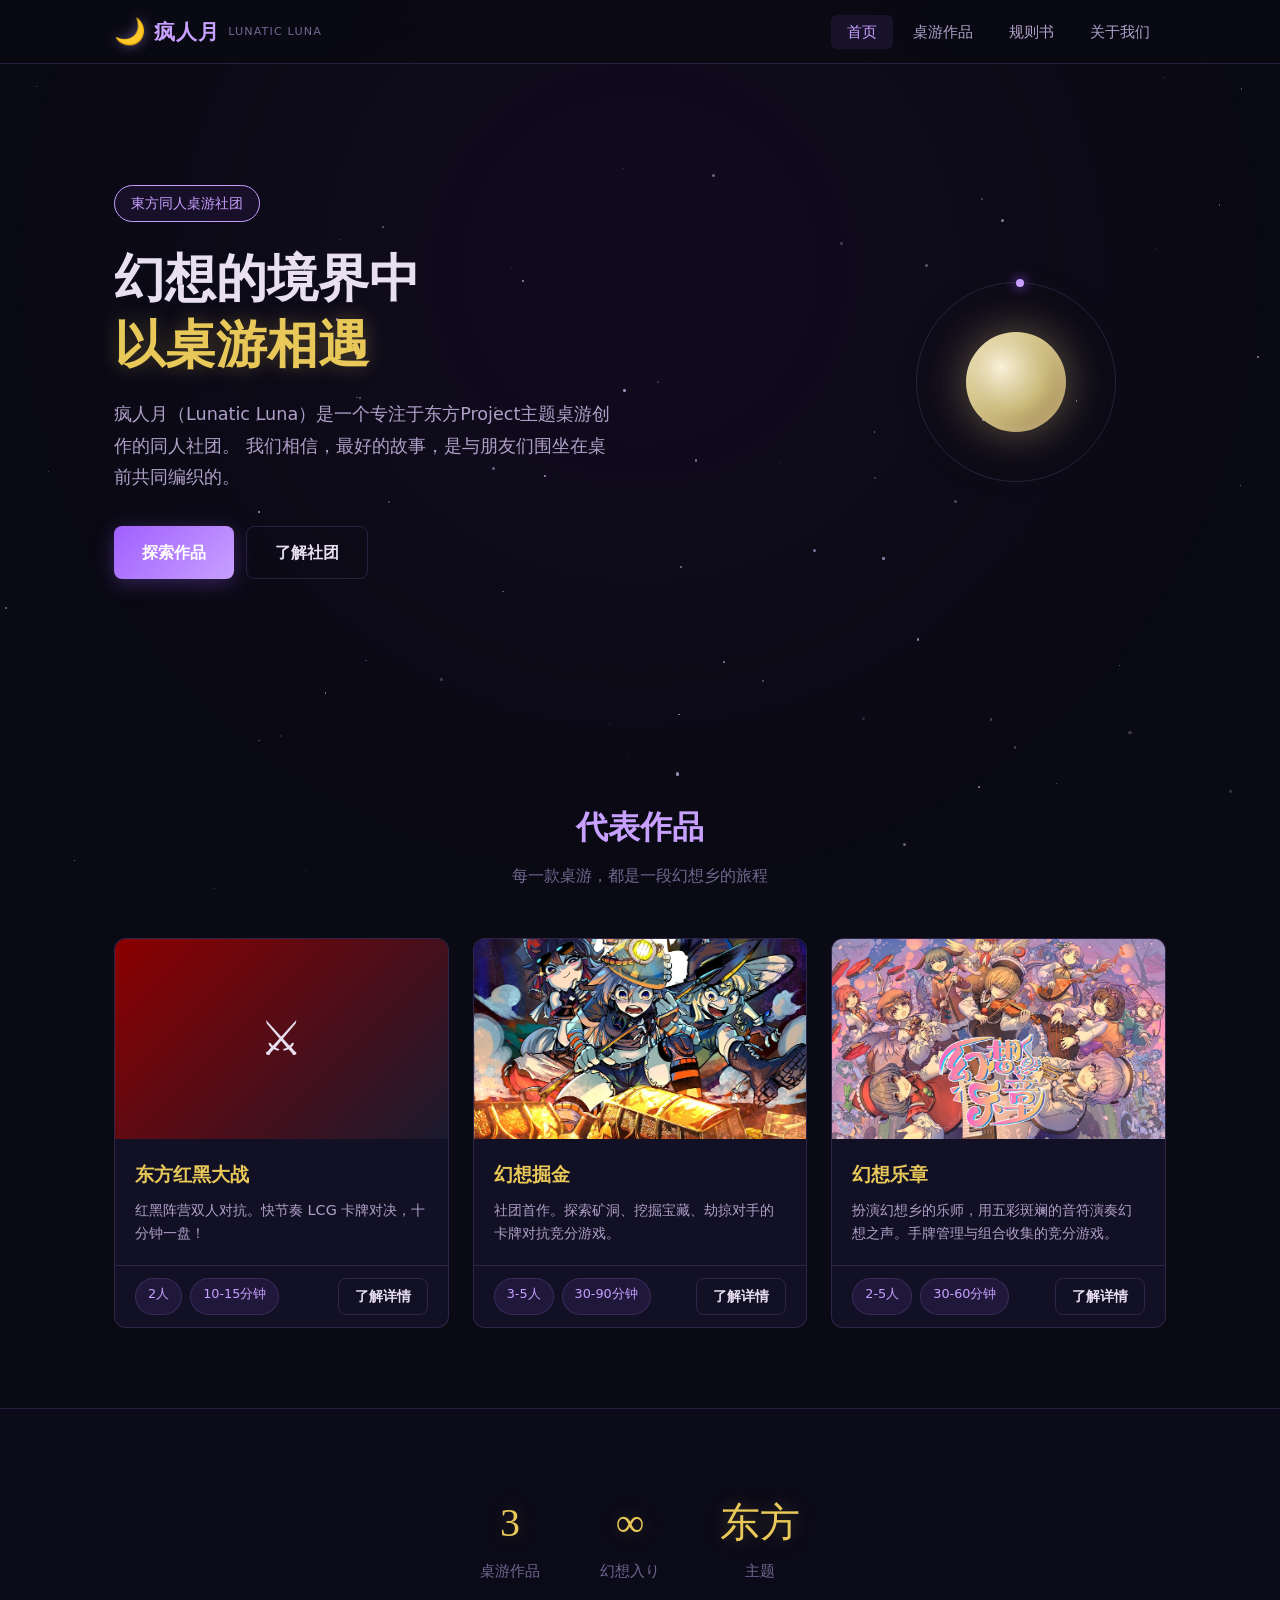
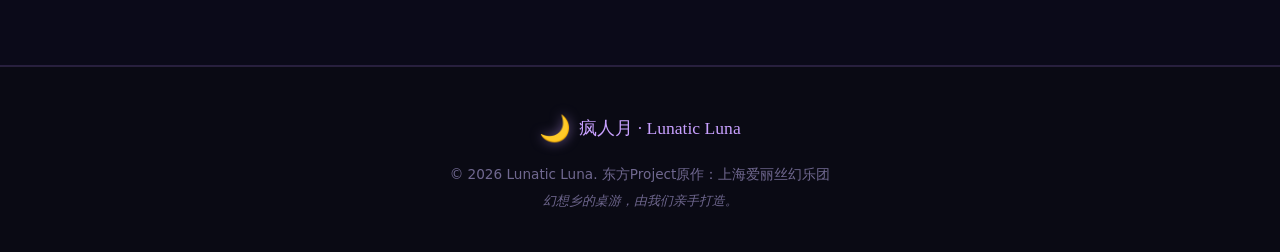
<file: index.html>
<!DOCTYPE html>
<html lang="zh-CN">
<head>
  <meta charset="UTF-8">
  <meta name="viewport" content="width=device-width, initial-scale=1.0">
  <title>疯人月 · Lunatic Luna</title>
  <meta name="description" content="疯人月同人桌游社团 · 东方Project主题桌游创作">
  <link rel="stylesheet" href="css/style.css">
  <link rel="icon" href="favicon.svg">
</head>
<body>
  <!-- 星夜背景 -->
  <div class="starfield" id="starfield"></div>

  <!-- 导航栏 -->
  <nav class="navbar" id="navbar">
    <div class="nav-inner">
      <a href="/" class="logo">
        <span class="logo-icon">🌙</span>
        <span class="logo-text">疯人月</span>
        <span class="logo-sub">Lunatic Luna</span>
      </a>
      <button class="nav-toggle" id="navToggle" aria-label="菜单">
        <span></span><span></span><span></span>
      </button>
      <ul class="nav-links" id="navLinks">
        <li><a href="/" class="active">首页</a></li>
        <li><a href="games.html">桌游作品</a></li>
        <li><a href="rules.html">规则书</a></li>
        <li><a href="about.html">关于我们</a></li>
      </ul>
    </div>
  </nav>

  <!-- Hero 主视觉 -->
  <section class="hero">
    <div class="hero-content">
      <div class="hero-badge">東方同人桌游社团</div>
      <h1 class="hero-title">
        <span class="title-line">幻想的境界中</span>
        <span class="title-line accent">以桌游相遇</span>
      </h1>
      <p class="hero-desc">
        疯人月（Lunatic Luna）是一个专注于东方Project主题桌游创作的同人社团。
        我们相信，最好的故事，是与朋友们围坐在桌前共同编织的。
      </p>
      <div class="hero-actions">
        <a href="games.html" class="btn btn-primary">探索作品</a>
        <a href="about.html" class="btn btn-ghost">了解社团</a>
      </div>
    </div>
    <div class="hero-visual">
      <div class="moon-orbit">
        <div class="moon"></div>
        <div class="orbit-ring"></div>
      </div>
    </div>
  </section>

  <!-- 作品展示 -->
  <section class="section" id="featured">
    <div class="section-header">
      <h2 class="section-title">代表作品</h2>
      <p class="section-sub">每一款桌游，都是一段幻想乡的旅程</p>
    </div>
    <div class="games-grid" id="gamesGrid">
      <div class="game-card">
        <div class="game-card-img" style="background: linear-gradient(135deg, #8b0000, #1a1a2e); display:flex;align-items:center;justify-content:center;font-size:3rem;">⚔️</div>
        <div class="game-card-body">
          <h3>东方红黑大战</h3>
          <p>红黑阵营双人对抗。快节奏 LCG 卡牌对决，十分钟一盘！</p>
        </div>
        <div class="game-card-footer">
          <span class="tag">2人</span>
          <span class="tag">10-15分钟</span>
          <a href="games.html#touhou-redblack" class="btn btn-ghost" style="margin-left:auto;">了解详情</a>
        </div>
      </div>
      <div class="game-card">
        <div class="game-card-img" style="background-image:url('assets/images/gensou-kinkin-cover.jpg');background-size:cover;background-position:center;"></div>
        <div class="game-card-body">
          <h3>幻想掘金</h3>
          <p>社团首作。探索矿洞、挖掘宝藏、劫掠对手的卡牌对抗竞分游戏。</p>
        </div>
        <div class="game-card-footer">
          <span class="tag">3-5人</span>
          <span class="tag">30-90分钟</span>
          <a href="games.html#gensou-kinkin" class="btn btn-ghost" style="margin-left:auto;">了解详情</a>
        </div>
      </div>
      <div class="game-card">
        <div class="game-card-img" style="background-image:url('assets/images/gensou-gakushou-cover.jpg');background-size:cover;background-position:center;"></div>
        <div class="game-card-body">
          <h3>幻想乐章</h3>
          <p>扮演幻想乡的乐师，用五彩斑斓的音符演奏幻想之声。手牌管理与组合收集的竞分游戏。</p>
        </div>
        <div class="game-card-footer">
          <span class="tag">2-5人</span>
          <span class="tag">30-60分钟</span>
          <a href="games.html#gensou-gakushou" class="btn btn-ghost" style="margin-left:auto;">了解详情</a>
        </div>
      </div>
    </div>
  </section>

  <!-- 社团数据 -->
  <section class="section section-dark">
    <div class="stats-row">
      <div class="stat-item">
        <span class="stat-num" data-target="3">3</span>
        <span class="stat-label">桌游作品</span>
      </div>
      <div class="stat-item">
        <span class="stat-num">∞</span>
        <span class="stat-label">幻想入り</span>
      </div>
      <div class="stat-item">
        <span class="stat-num">东方</span>
        <span class="stat-label">主题</span>
      </div>
    </div>
  </section>

  <!-- 页脚 -->
  <footer class="footer">
    <div class="footer-inner">
      <div class="footer-brand">
        <span class="logo-icon">🌙</span>
        <span>疯人月 · Lunatic Luna</span>
      </div>
      <p class="footer-copy">
        © 2026 Lunatic Luna. 东方Project原作：上海爱丽丝幻乐团
      </p>
      <p class="footer-note">幻想乡的桌游，由我们亲手打造。</p>
    </div>
  </footer>

  <script src="js/main.js"></script>
</body>
</html>
</file>
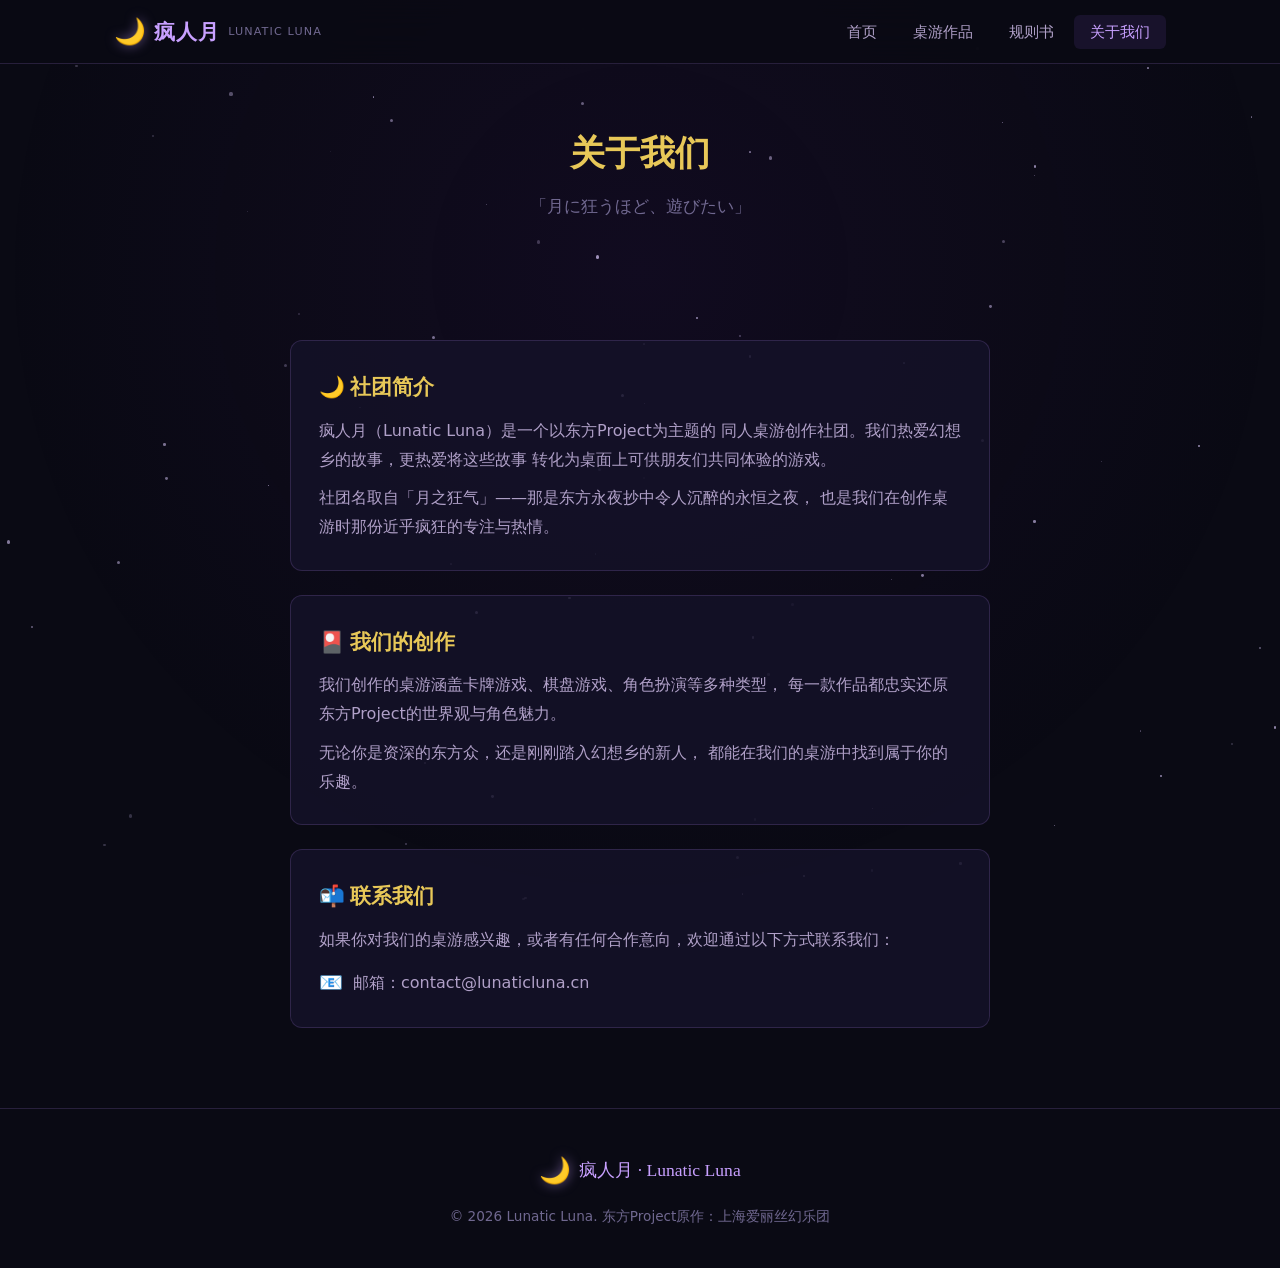
<file: about.html>
<!DOCTYPE html>
<html lang="zh-CN">
<head>
  <meta charset="UTF-8">
  <meta name="viewport" content="width=device-width, initial-scale=1.0">
  <title>关于我们 · 疯人月</title>
  <meta name="description" content="关于疯人月同人桌游社团">
  <link rel="stylesheet" href="css/style.css">
  <link rel="icon" href="favicon.svg">
</head>
<body>
  <div class="starfield" id="starfield"></div>
  <nav class="navbar" id="navbar">
    <div class="nav-inner">
      <a href="/" class="logo">
        <span class="logo-icon">🌙</span>
        <span class="logo-text">疯人月</span>
        <span class="logo-sub">Lunatic Luna</span>
      </a>
      <button class="nav-toggle" id="navToggle" aria-label="菜单">
        <span></span><span></span><span></span>
      </button>
      <ul class="nav-links" id="navLinks">
        <li><a href="/">首页</a></li>
        <li><a href="games.html">桌游作品</a></li>
        <li><a href="rules.html">规则书</a></li>
        <li><a href="about.html" class="active">关于我们</a></li>
      </ul>
    </div>
  </nav>

  <section class="page-hero">
    <h1>关于我们</h1>
    <p>「月に狂うほど、遊びたい」</p>
  </section>

  <section class="section">
    <div class="about-content">
      <div class="about-card">
        <h2>🌙 社团简介</h2>
        <p>
          疯人月（Lunatic Luna）是一个以东方Project为主题的
          同人桌游创作社团。我们热爱幻想乡的故事，更热爱将这些故事
          转化为桌面上可供朋友们共同体验的游戏。
        </p>
        <p>
          社团名取自「月之狂气」——那是东方永夜抄中令人沉醉的永恒之夜，
          也是我们在创作桌游时那份近乎疯狂的专注与热情。
        </p>
      </div>

      <div class="about-card">
        <h2>🎴 我们的创作</h2>
        <p>
          我们创作的桌游涵盖卡牌游戏、棋盘游戏、角色扮演等多种类型，
          每一款作品都忠实还原东方Project的世界观与角色魅力。
        </p>
        <p>
          无论你是资深的东方众，还是刚刚踏入幻想乡的新人，
          都能在我们的桌游中找到属于你的乐趣。
        </p>
      </div>

      <div class="about-card">
        <h2>📬 联系我们</h2>
        <p>如果你对我们的桌游感兴趣，或者有任何合作意向，欢迎通过以下方式联系我们：</p>
        <div class="contact-methods">
          <div class="contact-item">
            <span class="contact-icon">📧</span>
            <span>邮箱：contact@lunaticluna.cn</span>
          </div>
          <!-- 更多联系方式可后续添加 -->
        </div>
      </div>
    </div>
  </section>

  <footer class="footer">
    <div class="footer-inner">
      <div class="footer-brand"><span class="logo-icon">🌙</span><span>疯人月 · Lunatic Luna</span></div>
      <p class="footer-copy">© 2026 Lunatic Luna. 东方Project原作：上海爱丽丝幻乐团</p>
    </div>
  </footer>
  <script src="js/main.js"></script>
</body>
</html>
</file>
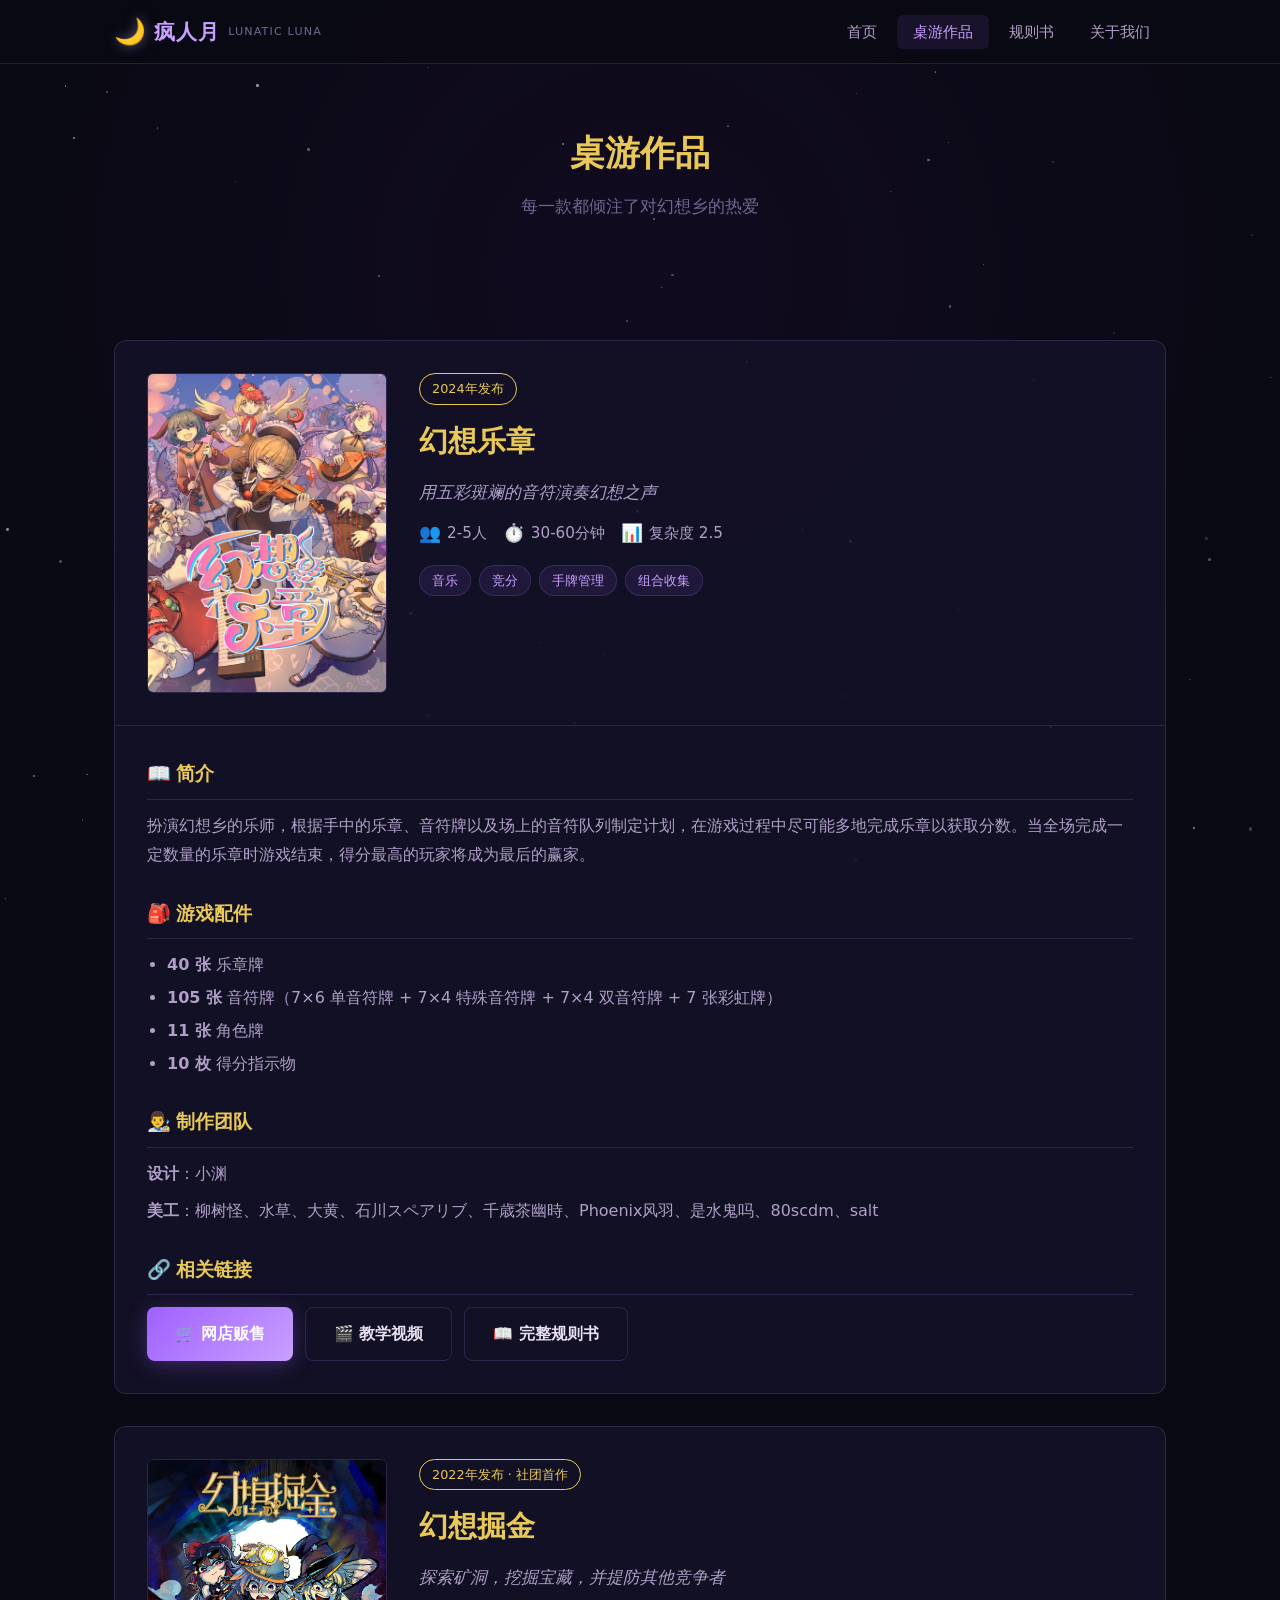
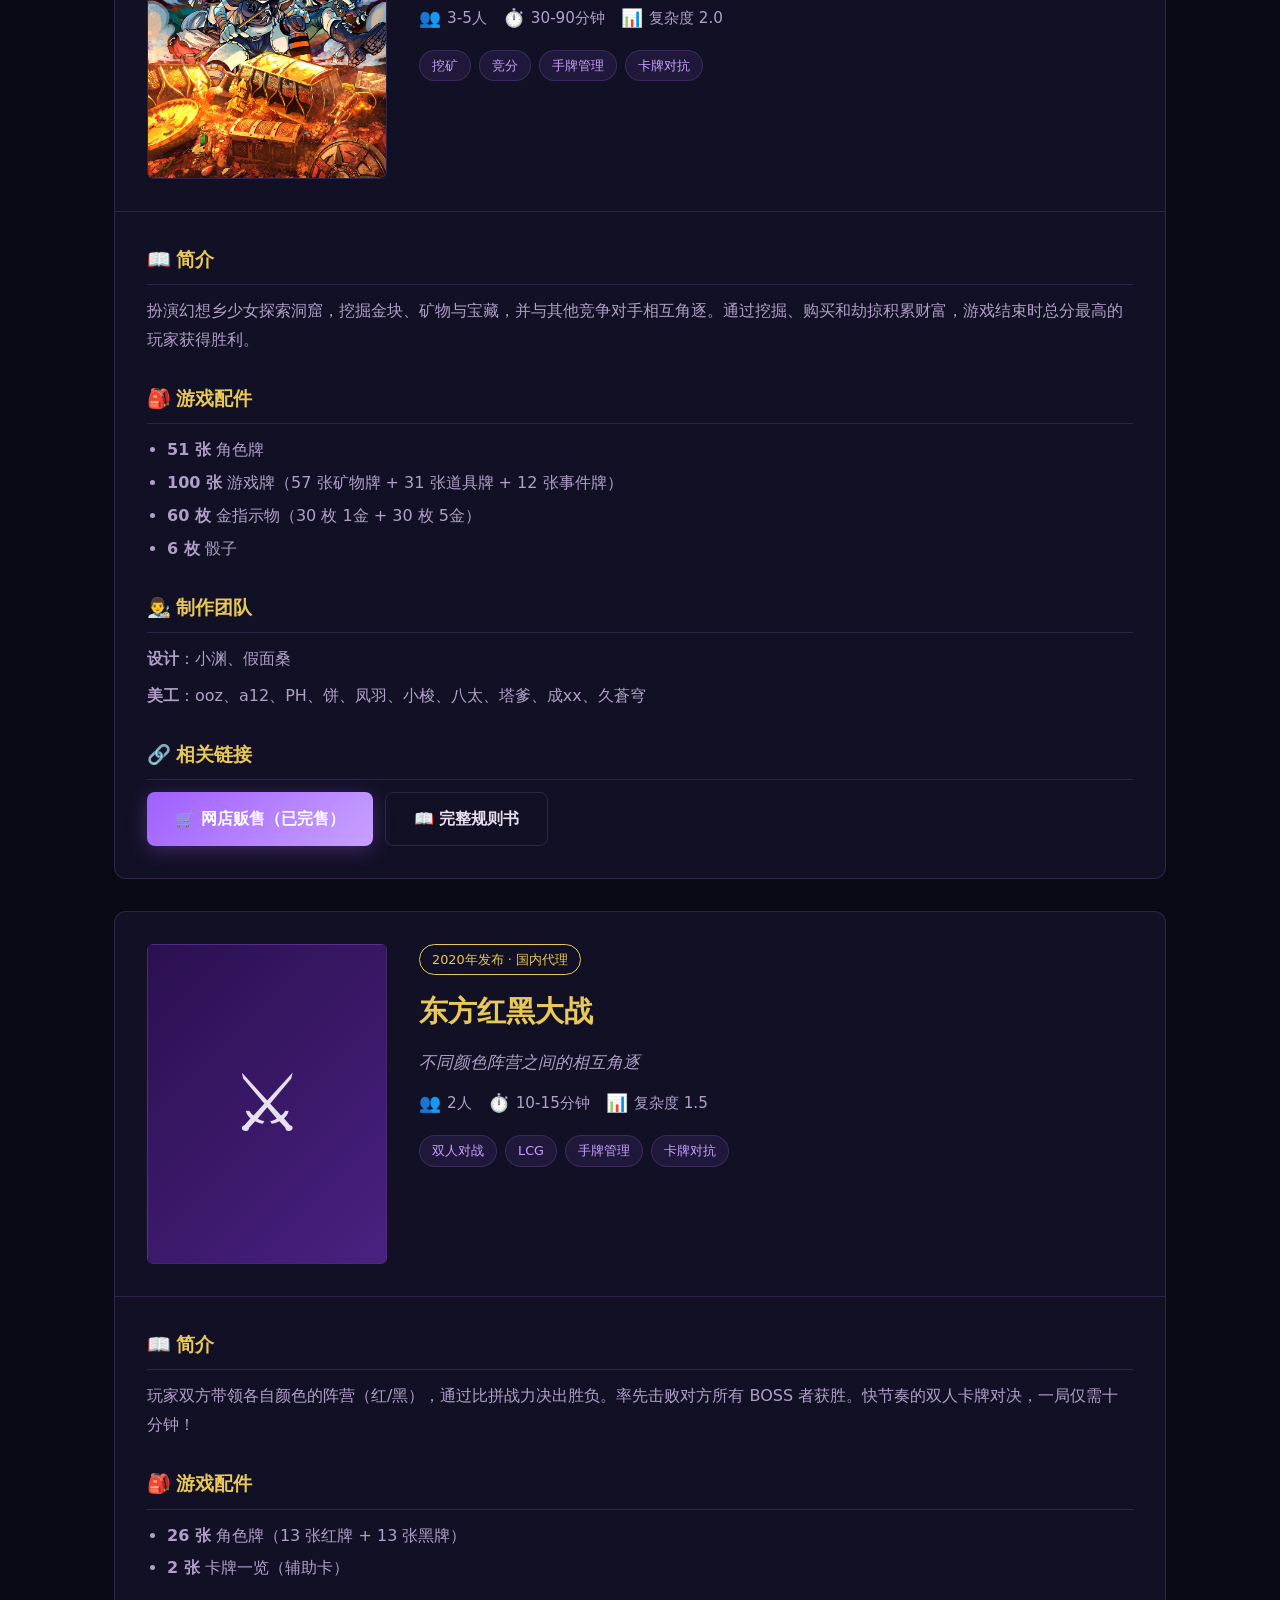
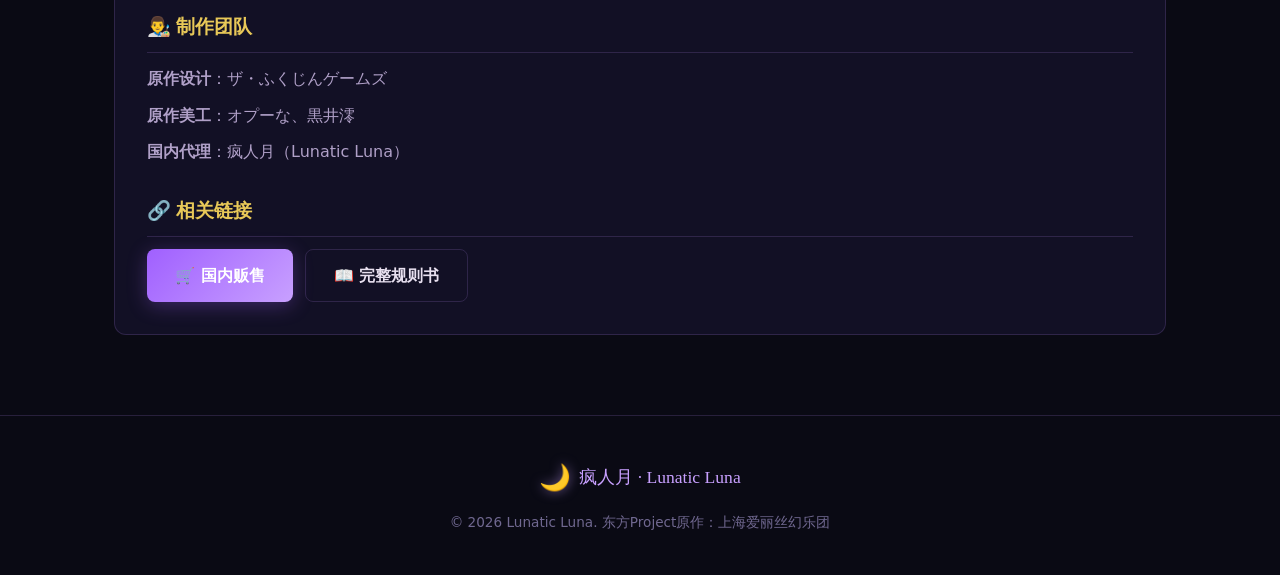
<file: games.html>
<!DOCTYPE html>
<html lang="zh-CN">
<head>
  <meta charset="UTF-8">
  <meta name="viewport" content="width=device-width, initial-scale=1.0">
  <title>桌游作品 · 疯人月</title>
  <meta name="description" content="疯人月同人桌游社团作品一览">
  <link rel="stylesheet" href="css/style.css">
  <link rel="icon" href="favicon.svg">
</head>
<body>
  <div class="starfield" id="starfield"></div>
  <nav class="navbar" id="navbar">
    <div class="nav-inner">
      <a href="/" class="logo">
        <span class="logo-icon">🌙</span>
        <span class="logo-text">疯人月</span>
        <span class="logo-sub">Lunatic Luna</span>
      </a>
      <button class="nav-toggle" id="navToggle" aria-label="菜单">
        <span></span><span></span><span></span>
      </button>
      <ul class="nav-links" id="navLinks">
        <li><a href="/">首页</a></li>
        <li><a href="games.html" class="active">桌游作品</a></li>
        <li><a href="rules.html">规则书</a></li>
        <li><a href="about.html">关于我们</a></li>
      </ul>
    </div>
  </nav>

  <section class="page-hero">
    <h1>桌游作品</h1>
    <p>每一款都倾注了对幻想乡的热爱</p>
  </section>

  <section class="section">
    <div class="games-list" id="gamesList">
      <!-- 幻想乐章 -->
      <article class="game-detail" id="gensou-gakushou">
        <div class="game-detail-header">
          <div class="game-detail-cover">
            <img src="assets/images/gensou-gakushou-cover.jpg" alt="幻想乐章 封面" class="cover-img">
          </div>
          <div class="game-detail-meta">
            <span class="game-badge">2024年发布</span>
            <h2>幻想乐章</h2>
            <p class="game-tagline">用五彩斑斓的音符演奏幻想之声</p>
            <div class="game-stats">
              <div class="game-stat"><span class="stat-icon">👥</span> 2-5人</div>
              <div class="game-stat"><span class="stat-icon">⏱️</span> 30-60分钟</div>
              <div class="game-stat"><span class="stat-icon">📊</span> 复杂度 2.5</div>
            </div>
            <div class="game-tags">
              <span class="tag">音乐</span>
              <span class="tag">竞分</span>
              <span class="tag">手牌管理</span>
              <span class="tag">组合收集</span>
            </div>
          </div>
        </div>
        <div class="game-detail-body">
          <div class="game-section">
            <h3>📖 简介</h3>
            <p>扮演幻想乡的乐师，根据手中的乐章、音符牌以及场上的音符队列制定计划，在游戏过程中尽可能多地完成乐章以获取分数。当全场完成一定数量的乐章时游戏结束，得分最高的玩家将成为最后的赢家。</p>
          </div>
          <div class="game-section">
            <h3>🎒 游戏配件</h3>
            <ul>
              <li><strong>40 张</strong> 乐章牌</li>
              <li><strong>105 张</strong> 音符牌（7×6 单音符牌 + 7×4 特殊音符牌 + 7×4 双音符牌 + 7 张彩虹牌）</li>
              <li><strong>11 张</strong> 角色牌</li>
              <li><strong>10 枚</strong> 得分指示物</li>
            </ul>
          </div>
          <div class="game-section">
            <h3>👨‍🎨 制作团队</h3>
            <p><strong>设计</strong>：小渊</p>
            <p><strong>美工</strong>：柳树怪、水草、大黄、石川スペアリブ、千歳茶幽時、Phoenix风羽、是水鬼吗、80scdm、salt</p>
          </div>
          <div class="game-section">
            <h3>🔗 相关链接</h3>
            <div class="game-links">
              <a href="https://e.tb.cn/h.8eJ7mrzelplnOfU?tk=iquhgDgoF9y" class="btn btn-primary" target="_blank">🛒 网店贩售</a>
              <a href="https://b23.tv/UHaeSBZ" class="btn btn-ghost" target="_blank">🎬 教学视频</a>
              <a href="rules.html#gensou-gakushou" class="btn btn-ghost">📖 完整规则书</a>
            </div>
          </div>
        </div>
      </article>
      <!-- 幻想掘金 -->
      <article class="game-detail" id="gensou-kinkin">
        <div class="game-detail-header">
          <div class="game-detail-cover">
            <img src="assets/images/gensou-kinkin-cover.jpg" alt="幻想掘金 封面" class="cover-img">
          </div>
          <div class="game-detail-meta">
            <span class="game-badge">2022年发布 · 社团首作</span>
            <h2>幻想掘金</h2>
            <p class="game-tagline">探索矿洞，挖掘宝藏，并提防其他竞争者</p>
            <div class="game-stats">
              <div class="game-stat"><span class="stat-icon">👥</span> 3-5人</div>
              <div class="game-stat"><span class="stat-icon">⏱️</span> 30-90分钟</div>
              <div class="game-stat"><span class="stat-icon">📊</span> 复杂度 2.0</div>
            </div>
            <div class="game-tags">
              <span class="tag">挖矿</span>
              <span class="tag">竞分</span>
              <span class="tag">手牌管理</span>
              <span class="tag">卡牌对抗</span>
            </div>
          </div>
        </div>
        <div class="game-detail-body">
          <div class="game-section">
            <h3>📖 简介</h3>
            <p>扮演幻想乡少女探索洞窟，挖掘金块、矿物与宝藏，并与其他竞争对手相互角逐。通过挖掘、购买和劫掠积累财富，游戏结束时总分最高的玩家获得胜利。</p>
          </div>
          <div class="game-section">
            <h3>🎒 游戏配件</h3>
            <ul>
              <li><strong>51 张</strong> 角色牌</li>
              <li><strong>100 张</strong> 游戏牌（57 张矿物牌 + 31 张道具牌 + 12 张事件牌）</li>
              <li><strong>60 枚</strong> 金指示物（30 枚 1金 + 30 枚 5金）</li>
              <li><strong>6 枚</strong> 骰子</li>
            </ul>
          </div>
          <div class="game-section">
            <h3>👨‍🎨 制作团队</h3>
            <p><strong>设计</strong>：小渊、假面桑</p>
            <p><strong>美工</strong>：ooz、a12、PH、饼、凤羽、小梭、八太、塔爹、成xx、久蒼穹</p>
          </div>
          <div class="game-section">
            <h3>🔗 相关链接</h3>
            <div class="game-links">
              <a href="https://e.tb.cn/h.85LGqt9xoqA6hg2?tk=N7oDgxEQFFU" class="btn btn-primary" target="_blank">🛒 网店贩售（已完售）</a>
              <a href="rules.html#gensou-kinkin" class="btn btn-ghost">📖 完整规则书</a>
            </div>
          </div>
        </div>
      </article>
      <!-- 东方红黑大战 -->
      <article class="game-detail" id="touhou-redblack">
        <div class="game-detail-header">
          <div class="game-detail-cover">
            <div class="cover-placeholder">⚔️</div>
          </div>
          <div class="game-detail-meta">
            <span class="game-badge">2020年发布 · 国内代理</span>
            <h2>东方红黑大战</h2>
            <p class="game-tagline">不同颜色阵营之间的相互角逐</p>
            <div class="game-stats">
              <div class="game-stat"><span class="stat-icon">👥</span> 2人</div>
              <div class="game-stat"><span class="stat-icon">⏱️</span> 10-15分钟</div>
              <div class="game-stat"><span class="stat-icon">📊</span> 复杂度 1.5</div>
            </div>
            <div class="game-tags">
              <span class="tag">双人对战</span>
              <span class="tag">LCG</span>
              <span class="tag">手牌管理</span>
              <span class="tag">卡牌对抗</span>
            </div>
          </div>
        </div>
        <div class="game-detail-body">
          <div class="game-section">
            <h3>📖 简介</h3>
            <p>玩家双方带领各自颜色的阵营（红/黑），通过比拼战力决出胜负。率先击败对方所有 BOSS 者获胜。快节奏的双人卡牌对决，一局仅需十分钟！</p>
          </div>
          <div class="game-section">
            <h3>🎒 游戏配件</h3>
            <ul>
              <li><strong>26 张</strong> 角色牌（13 张红牌 + 13 张黑牌）</li>
              <li><strong>2 张</strong> 卡牌一览（辅助卡）</li>
            </ul>
          </div>
          <div class="game-section">
            <h3>👨‍🎨 制作团队</h3>
            <p><strong>原作设计</strong>：ザ・ふくじんゲームズ</p>
            <p><strong>原作美工</strong>：オプーな、黒井澪</p>
            <p><strong>国内代理</strong>：疯人月（Lunatic Luna）</p>
          </div>
          <div class="game-section">
            <h3>🔗 相关链接</h3>
            <div class="game-links">
              <a href="https://m.tb.cn/h.8f5y7KcKjabISJm" class="btn btn-primary" target="_blank">🛒 国内贩售</a>
              <a href="rules.html#touhou-redblack" class="btn btn-ghost">📖 完整规则书</a>
            </div>
          </div>
        </div>
      </article>
    </div>
  </section>

  <footer class="footer">
    <div class="footer-inner">
      <div class="footer-brand"><span class="logo-icon">🌙</span><span>疯人月 · Lunatic Luna</span></div>
      <p class="footer-copy">© 2026 Lunatic Luna. 东方Project原作：上海爱丽丝幻乐团</p>
    </div>
  </footer>
  <script src="js/main.js"></script>
</body>
</html>
</file>
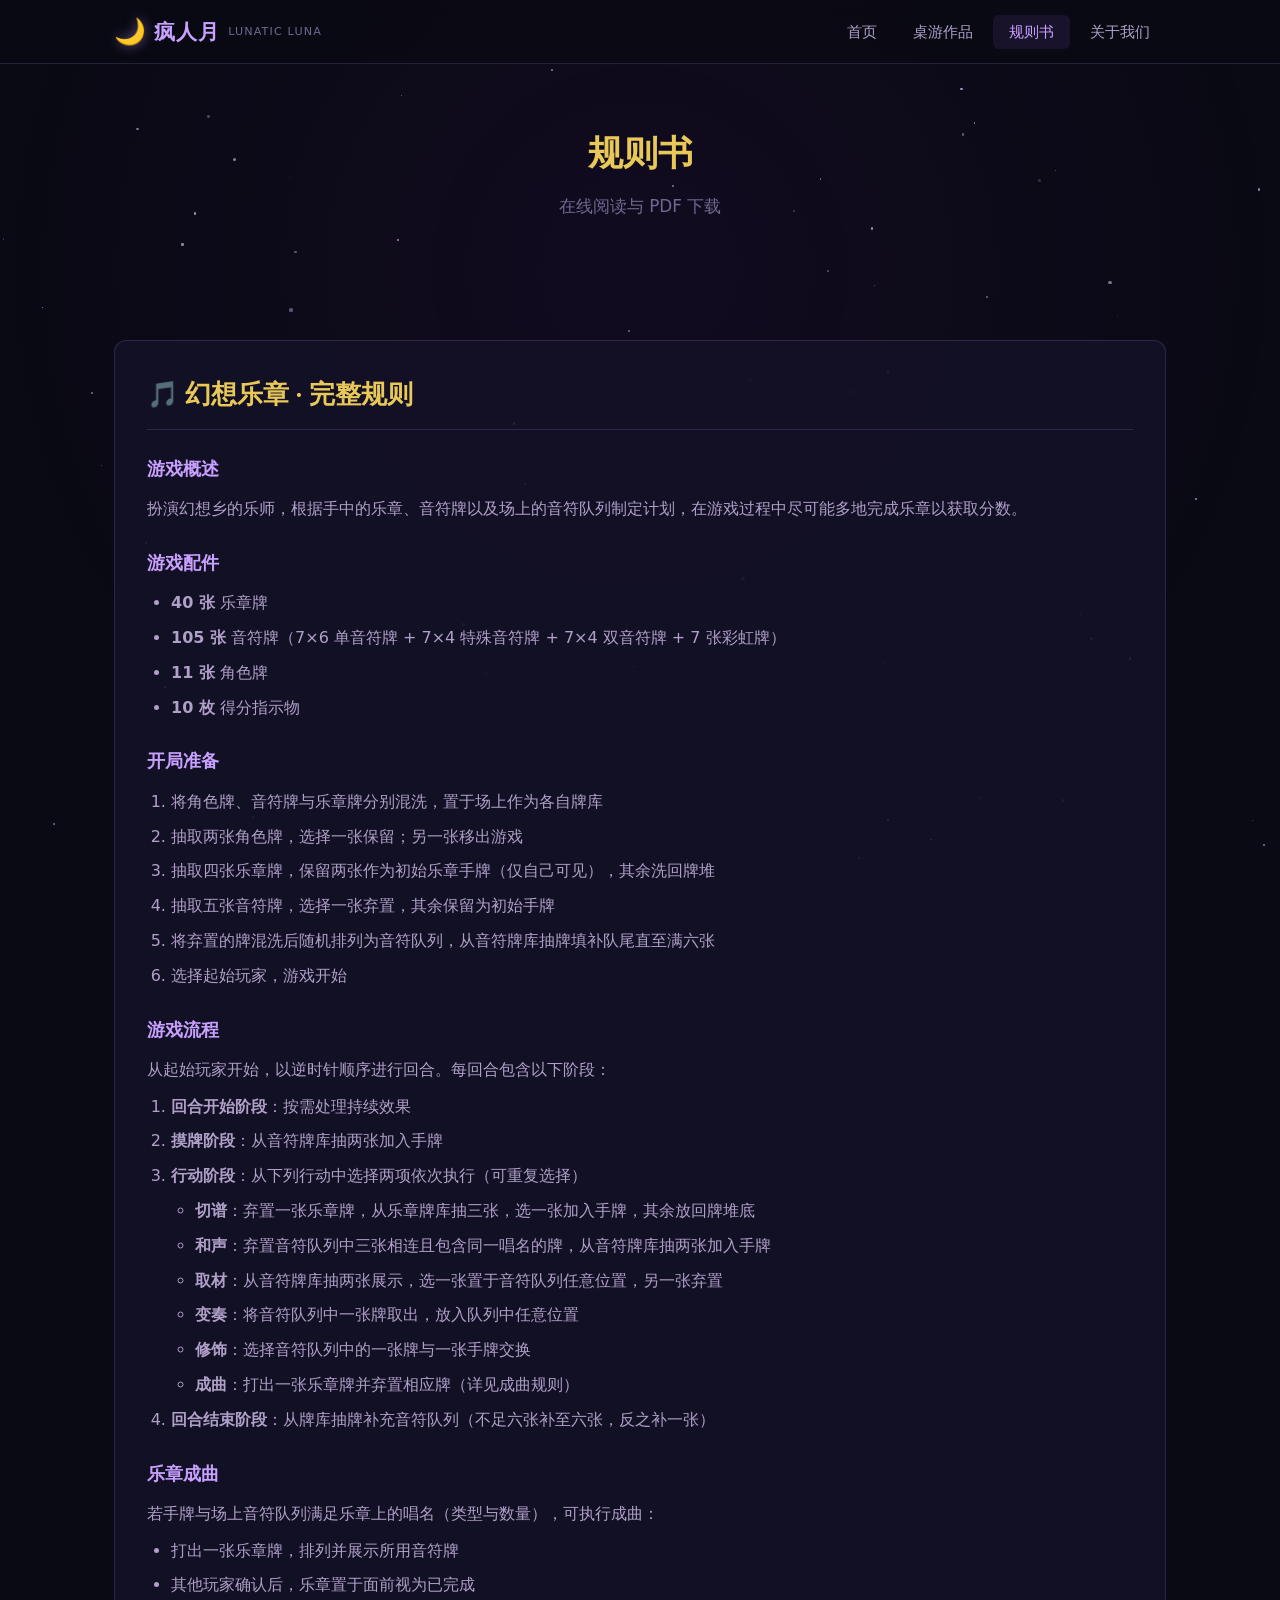
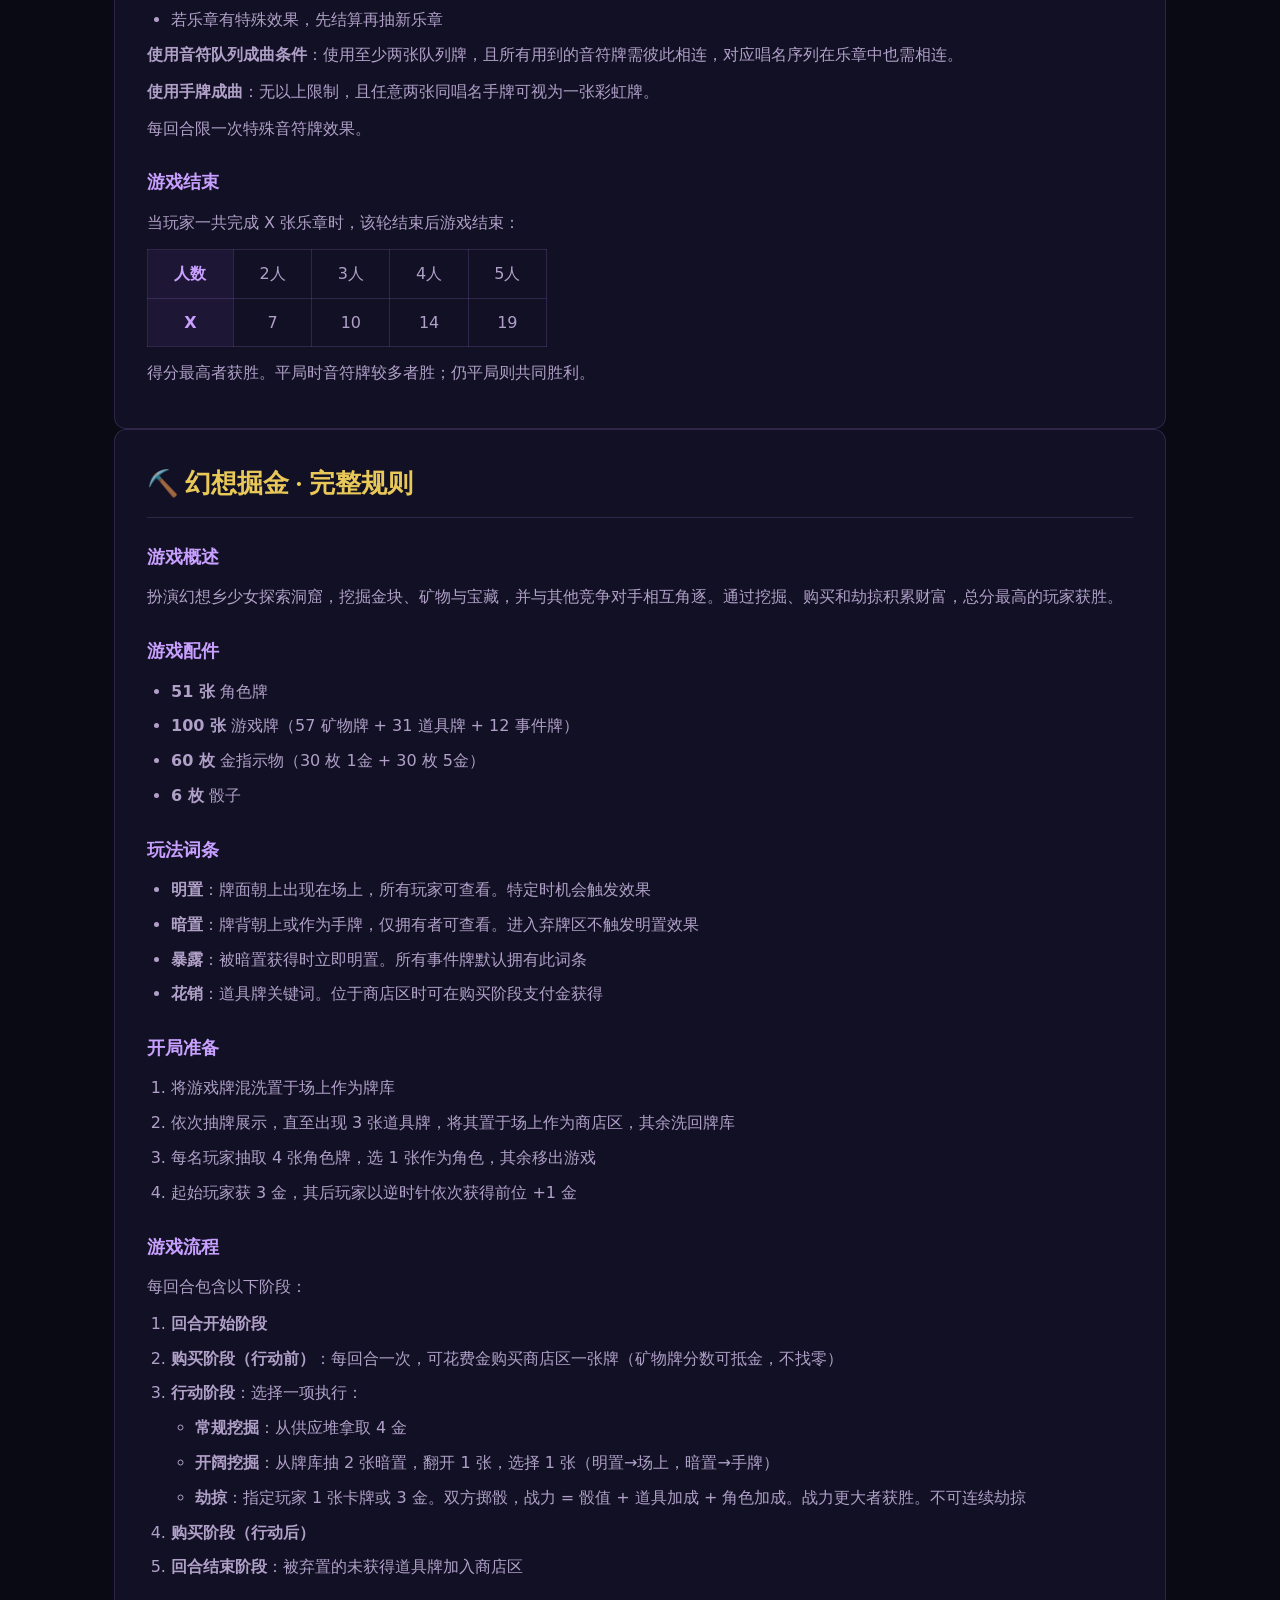
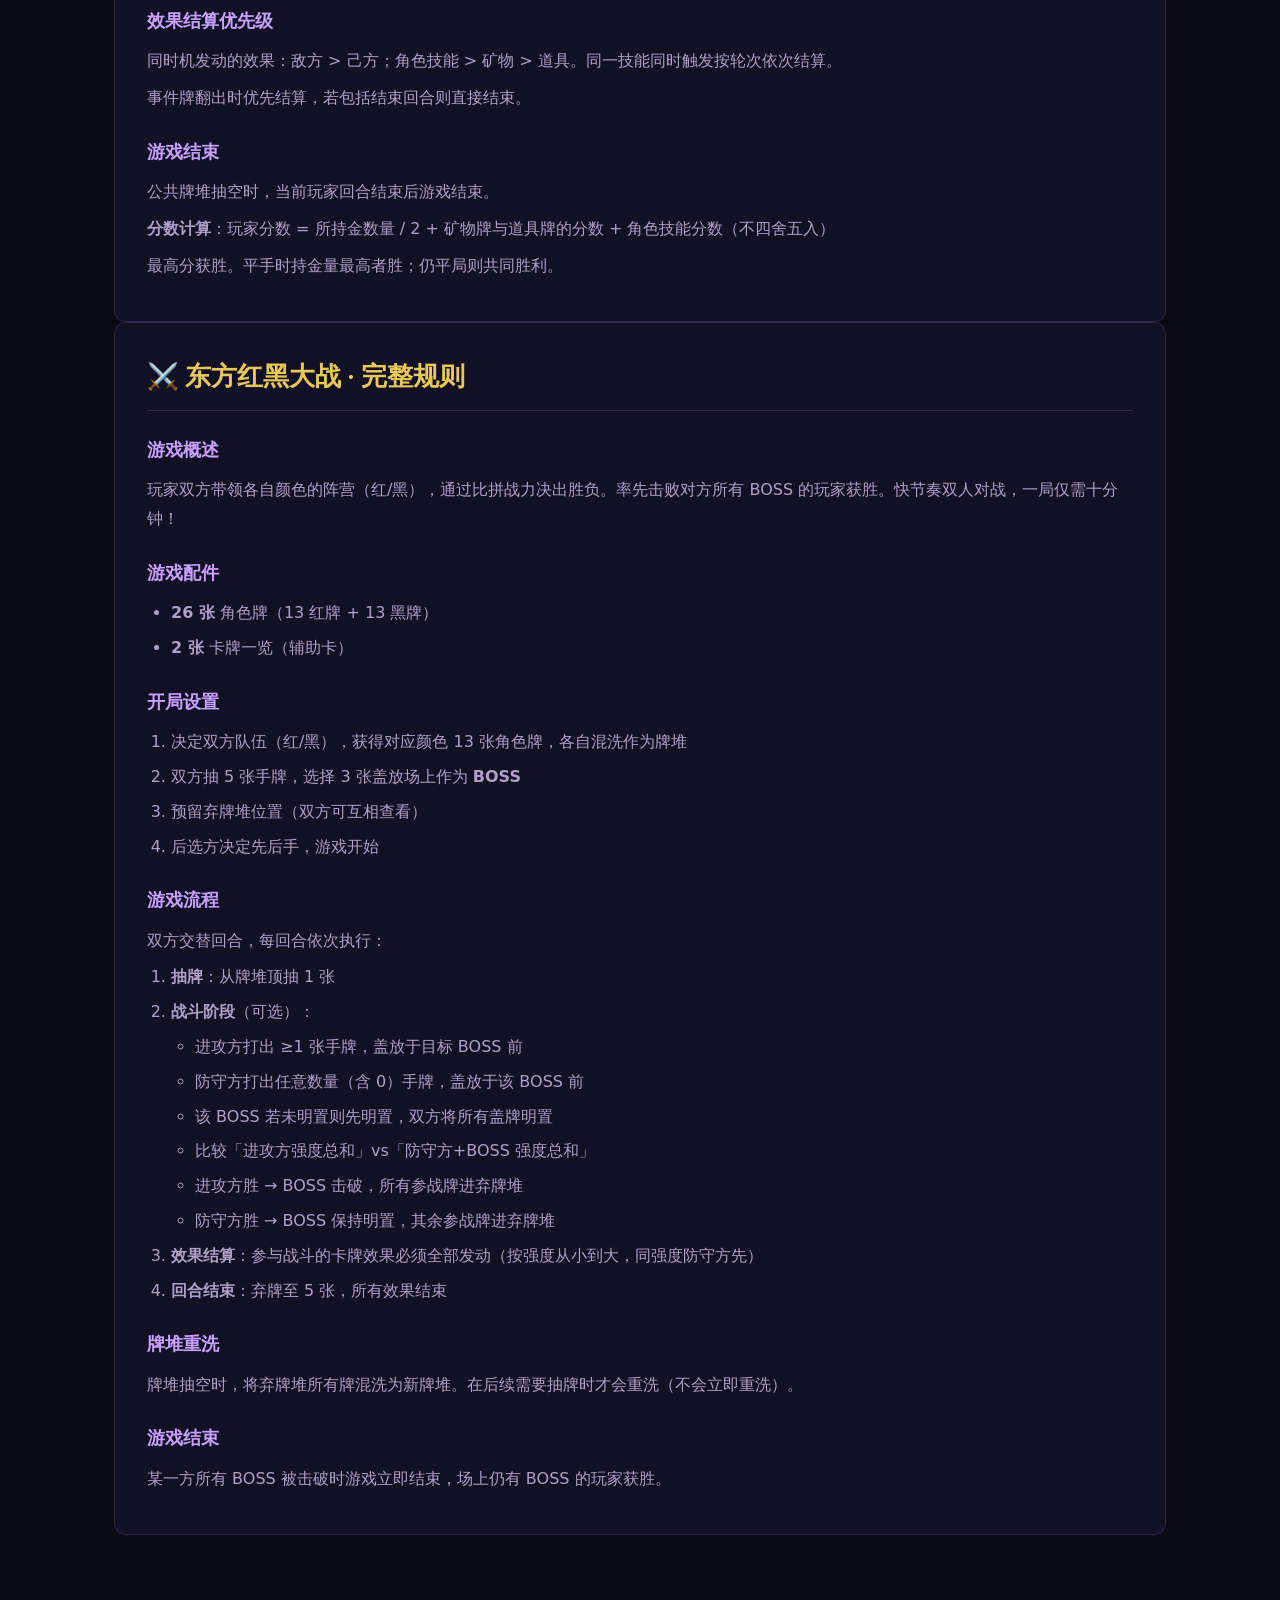
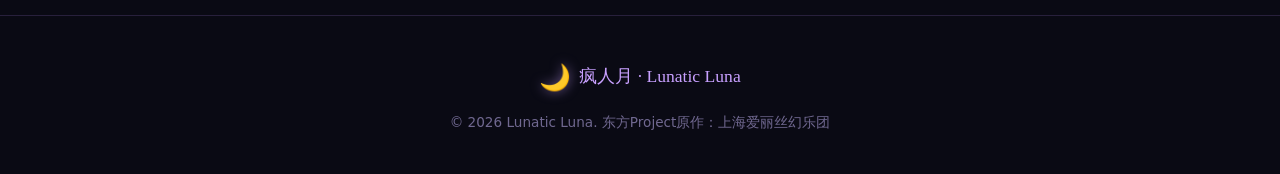
<file: rules.html>
<!DOCTYPE html>
<html lang="zh-CN">
<head>
  <meta charset="UTF-8">
  <meta name="viewport" content="width=device-width, initial-scale=1.0">
  <title>规则书 · 疯人月</title>
  <meta name="description" content="疯人月同人桌游社团 · 规则书下载">
  <link rel="stylesheet" href="css/style.css">
  <link rel="icon" href="favicon.svg">
</head>
<body>
  <div class="starfield" id="starfield"></div>
  <nav class="navbar" id="navbar">
    <div class="nav-inner">
      <a href="/" class="logo">
        <span class="logo-icon">🌙</span>
        <span class="logo-text">疯人月</span>
        <span class="logo-sub">Lunatic Luna</span>
      </a>
      <button class="nav-toggle" id="navToggle" aria-label="菜单">
        <span></span><span></span><span></span>
      </button>
      <ul class="nav-links" id="navLinks">
        <li><a href="/">首页</a></li>
        <li><a href="games.html">桌游作品</a></li>
        <li><a href="rules.html" class="active">规则书</a></li>
        <li><a href="about.html">关于我们</a></li>
      </ul>
    </div>
  </nav>

  <section class="page-hero">
    <h1>规则书</h1>
    <p>在线阅读与 PDF 下载</p>
  </section>

  <section class="section">
    <div class="rules-list" id="rulesList">
      <article class="rule-card" id="gensou-gakushou">
        <h2>🎵 幻想乐章 · 完整规则</h2>
        
        <div class="rule-section">
          <h3>游戏概述</h3>
          <p>扮演幻想乡的乐师，根据手中的乐章、音符牌以及场上的音符队列制定计划，在游戏过程中尽可能多地完成乐章以获取分数。</p>
        </div>

        <div class="rule-section">
          <h3>游戏配件</h3>
          <ul>
            <li><strong>40 张</strong> 乐章牌</li>
            <li><strong>105 张</strong> 音符牌（7×6 单音符牌 + 7×4 特殊音符牌 + 7×4 双音符牌 + 7 张彩虹牌）</li>
            <li><strong>11 张</strong> 角色牌</li>
            <li><strong>10 枚</strong> 得分指示物</li>
          </ul>
        </div>

        <div class="rule-section">
          <h3>开局准备</h3>
          <ol>
            <li>将角色牌、音符牌与乐章牌分别混洗，置于场上作为各自牌库</li>
            <li>抽取两张角色牌，选择一张保留；另一张移出游戏</li>
            <li>抽取四张乐章牌，保留两张作为初始乐章手牌（仅自己可见），其余洗回牌堆</li>
            <li>抽取五张音符牌，选择一张弃置，其余保留为初始手牌</li>
            <li>将弃置的牌混洗后随机排列为音符队列，从音符牌库抽牌填补队尾直至满六张</li>
            <li>选择起始玩家，游戏开始</li>
          </ol>
        </div>

        <div class="rule-section">
          <h3>游戏流程</h3>
          <p>从起始玩家开始，以逆时针顺序进行回合。每回合包含以下阶段：</p>
          <ol>
            <li><strong>回合开始阶段</strong>：按需处理持续效果</li>
            <li><strong>摸牌阶段</strong>：从音符牌库抽两张加入手牌</li>
            <li><strong>行动阶段</strong>：从下列行动中选择两项依次执行（可重复选择）
              <ul>
                <li><strong>切谱</strong>：弃置一张乐章牌，从乐章牌库抽三张，选一张加入手牌，其余放回牌堆底</li>
                <li><strong>和声</strong>：弃置音符队列中三张相连且包含同一唱名的牌，从音符牌库抽两张加入手牌</li>
                <li><strong>取材</strong>：从音符牌库抽两张展示，选一张置于音符队列任意位置，另一张弃置</li>
                <li><strong>变奏</strong>：将音符队列中一张牌取出，放入队列中任意位置</li>
                <li><strong>修饰</strong>：选择音符队列中的一张牌与一张手牌交换</li>
                <li><strong>成曲</strong>：打出一张乐章牌并弃置相应牌（详见成曲规则）</li>
              </ul>
            </li>
            <li><strong>回合结束阶段</strong>：从牌库抽牌补充音符队列（不足六张补至六张，反之补一张）</li>
          </ol>
        </div>

        <div class="rule-section">
          <h3>乐章成曲</h3>
          <p>若手牌与场上音符队列满足乐章上的唱名（类型与数量），可执行成曲：</p>
          <ul>
            <li>打出一张乐章牌，排列并展示所用音符牌</li>
            <li>其他玩家确认后，乐章置于面前视为已完成</li>
            <li>若乐章有特殊效果，先结算再抽新乐章</li>
          </ul>
          <p><strong>使用音符队列成曲条件</strong>：使用至少两张队列牌，且所有用到的音符牌需彼此相连，对应唱名序列在乐章中也需相连。</p>
          <p><strong>使用手牌成曲</strong>：无以上限制，且任意两张同唱名手牌可视为一张彩虹牌。</p>
          <p>每回合限一次特殊音符牌效果。</p>
        </div>

        <div class="rule-section">
          <h3>游戏结束</h3>
          <p>当玩家一共完成 X 张乐章时，该轮结束后游戏结束：</p>
          <table class="rule-table">
            <tr><th>人数</th><td>2人</td><td>3人</td><td>4人</td><td>5人</td></tr>
            <tr><th>X</th><td>7</td><td>10</td><td>14</td><td>19</td></tr>
          </table>
          <p>得分最高者获胜。平局时音符牌较多者胜；仍平局则共同胜利。</p>
        </div>
      </article>

      <!-- 幻想掘金 -->
      <article class="rule-card" id="gensou-kinkin">
        <h2>⛏️ 幻想掘金 · 完整规则</h2>

        <div class="rule-section">
          <h3>游戏概述</h3>
          <p>扮演幻想乡少女探索洞窟，挖掘金块、矿物与宝藏，并与其他竞争对手相互角逐。通过挖掘、购买和劫掠积累财富，总分最高的玩家获胜。</p>
        </div>

        <div class="rule-section">
          <h3>游戏配件</h3>
          <ul>
            <li><strong>51 张</strong> 角色牌</li>
            <li><strong>100 张</strong> 游戏牌（57 矿物牌 + 31 道具牌 + 12 事件牌）</li>
            <li><strong>60 枚</strong> 金指示物（30 枚 1金 + 30 枚 5金）</li>
            <li><strong>6 枚</strong> 骰子</li>
          </ul>
        </div>

        <div class="rule-section">
          <h3>玩法词条</h3>
          <ul>
            <li><strong>明置</strong>：牌面朝上出现在场上，所有玩家可查看。特定时机会触发效果</li>
            <li><strong>暗置</strong>：牌背朝上或作为手牌，仅拥有者可查看。进入弃牌区不触发明置效果</li>
            <li><strong>暴露</strong>：被暗置获得时立即明置。所有事件牌默认拥有此词条</li>
            <li><strong>花销</strong>：道具牌关键词。位于商店区时可在购买阶段支付金获得</li>
          </ul>
        </div>

        <div class="rule-section">
          <h3>开局准备</h3>
          <ol>
            <li>将游戏牌混洗置于场上作为牌库</li>
            <li>依次抽牌展示，直至出现 3 张道具牌，将其置于场上作为商店区，其余洗回牌库</li>
            <li>每名玩家抽取 4 张角色牌，选 1 张作为角色，其余移出游戏</li>
            <li>起始玩家获 3 金，其后玩家以逆时针依次获得前位 +1 金</li>
          </ol>
        </div>

        <div class="rule-section">
          <h3>游戏流程</h3>
          <p>每回合包含以下阶段：</p>
          <ol>
            <li><strong>回合开始阶段</strong></li>
            <li><strong>购买阶段（行动前）</strong>：每回合一次，可花费金购买商店区一张牌（矿物牌分数可抵金，不找零）</li>
            <li><strong>行动阶段</strong>：选择一项执行：
              <ul>
                <li><strong>常规挖掘</strong>：从供应堆拿取 4 金</li>
                <li><strong>开阔挖掘</strong>：从牌库抽 2 张暗置，翻开 1 张，选择 1 张（明置→场上，暗置→手牌）</li>
                <li><strong>劫掠</strong>：指定玩家 1 张卡牌或 3 金。双方掷骰，战力 = 骰值 + 道具加成 + 角色加成。战力更大者获胜。不可连续劫掠</li>
              </ul>
            </li>
            <li><strong>购买阶段（行动后）</strong></li>
            <li><strong>回合结束阶段</strong>：被弃置的未获得道具牌加入商店区</li>
          </ol>
        </div>

        <div class="rule-section">
          <h3>效果结算优先级</h3>
          <p>同时机发动的效果：敌方 > 己方；角色技能 > 矿物 > 道具。同一技能同时触发按轮次依次结算。</p>
          <p>事件牌翻出时优先结算，若包括结束回合则直接结束。</p>
        </div>

        <div class="rule-section">
          <h3>游戏结束</h3>
          <p>公共牌堆抽空时，当前玩家回合结束后游戏结束。</p>
          <p><strong>分数计算</strong>：玩家分数 = 所持金数量 / 2 + 矿物牌与道具牌的分数 + 角色技能分数（不四舍五入）</p>
          <p>最高分获胜。平手时持金量最高者胜；仍平局则共同胜利。</p>
        </div>
      </article>

      <!-- 东方红黑大战 -->
      <article class="rule-card" id="touhou-redblack">
        <h2>⚔️ 东方红黑大战 · 完整规则</h2>

        <div class="rule-section">
          <h3>游戏概述</h3>
          <p>玩家双方带领各自颜色的阵营（红/黑），通过比拼战力决出胜负。率先击败对方所有 BOSS 的玩家获胜。快节奏双人对战，一局仅需十分钟！</p>
        </div>

        <div class="rule-section">
          <h3>游戏配件</h3>
          <ul>
            <li><strong>26 张</strong> 角色牌（13 红牌 + 13 黑牌）</li>
            <li><strong>2 张</strong> 卡牌一览（辅助卡）</li>
          </ul>
        </div>

        <div class="rule-section">
          <h3>开局设置</h3>
          <ol>
            <li>决定双方队伍（红/黑），获得对应颜色 13 张角色牌，各自混洗作为牌堆</li>
            <li>双方抽 5 张手牌，选择 3 张盖放场上作为 <strong>BOSS</strong></li>
            <li>预留弃牌堆位置（双方可互相查看）</li>
            <li>后选方决定先后手，游戏开始</li>
          </ol>
        </div>

        <div class="rule-section">
          <h3>游戏流程</h3>
          <p>双方交替回合，每回合依次执行：</p>
          <ol>
            <li><strong>抽牌</strong>：从牌堆顶抽 1 张</li>
            <li><strong>战斗阶段</strong>（可选）：
              <ul>
                <li>进攻方打出 ≥1 张手牌，盖放于目标 BOSS 前</li>
                <li>防守方打出任意数量（含 0）手牌，盖放于该 BOSS 前</li>
                <li>该 BOSS 若未明置则先明置，双方将所有盖牌明置</li>
                <li>比较「进攻方强度总和」vs「防守方+BOSS 强度总和」</li>
                <li>进攻方胜 → BOSS 击破，所有参战牌进弃牌堆</li>
                <li>防守方胜 → BOSS 保持明置，其余参战牌进弃牌堆</li>
              </ul>
            </li>
            <li><strong>效果结算</strong>：参与战斗的卡牌效果必须全部发动（按强度从小到大，同强度防守方先）</li>
            <li><strong>回合结束</strong>：弃牌至 5 张，所有效果结束</li>
          </ol>
        </div>

        <div class="rule-section">
          <h3>牌堆重洗</h3>
          <p>牌堆抽空时，将弃牌堆所有牌混洗为新牌堆。在后续需要抽牌时才会重洗（不会立即重洗）。</p>
        </div>

        <div class="rule-section">
          <h3>游戏结束</h3>
          <p>某一方所有 BOSS 被击破时游戏立即结束，场上仍有 BOSS 的玩家获胜。</p>
        </div>
      </article>
    </div>
  </section>

  <footer class="footer">
    <div class="footer-inner">
      <div class="footer-brand"><span class="logo-icon">🌙</span><span>疯人月 · Lunatic Luna</span></div>
      <p class="footer-copy">© 2026 Lunatic Luna. 东方Project原作：上海爱丽丝幻乐团</p>
    </div>
  </footer>
  <script src="js/main.js"></script>
</body>
</html>
</file>
<file: css/style.css>
/* ========================================
   疯人月 · Lunatic Luna 官网样式
   东方幻想风 · 深色主题
   ======================================== */

/* ---- CSS Variables ---- */
:root {
  --bg-deep: #0a0a14;
  --bg-card: rgba(20, 18, 40, 0.85);
  --bg-nav: rgba(10, 10, 20, 0.92);
  --text-primary: #e8e0f0;
  --text-secondary: #b0a0c8;
  --text-muted: #706890;
  --accent: #c8a0ff;
  --accent-glow: #a060ff;
  --accent-gold: #e8c858;
  --moon-pale: #f0e8d0;
  --border: rgba(160, 120, 220, 0.2);
  --radius: 12px;
  --radius-sm: 6px;
  --shadow-glow: 0 0 30px rgba(160, 96, 255, 0.15);
  --font-heading: 'Georgia', 'Noto Serif SC', 'SimSun', serif;
  --font-body: system-ui, -apple-system, 'PingFang SC', 'Microsoft YaHei', sans-serif;
  --max-width: 1100px;
  --nav-height: 64px;
}

/* ---- Reset & Base ---- */
*, *::before, *::after { box-sizing: border-box; margin: 0; padding: 0; }

html {
  scroll-behavior: smooth;
  font-size: 16px;
}

body {
  font-family: var(--font-body);
  background: var(--bg-deep);
  color: var(--text-primary);
  line-height: 1.7;
  min-height: 100vh;
  overflow-x: hidden;
}

a { color: var(--accent); text-decoration: none; transition: color 0.2s; }
a:hover { color: var(--accent-gold); }

img { max-width: 100%; height: auto; display: block; }

/* ---- Starfield BG ---- */
.starfield {
  position: fixed; top: 0; left: 0; width: 100%; height: 100%;
  z-index: 0; pointer-events: none;
  background: radial-gradient(ellipse at 50% 30%, rgba(60, 20, 100, 0.15) 0%, transparent 70%);
}

/* ---- Navbar ---- */
.navbar {
  position: fixed; top: 0; left: 0; right: 0; z-index: 1000;
  background: var(--bg-nav);
  backdrop-filter: blur(16px);
  border-bottom: 1px solid var(--border);
  height: var(--nav-height);
}

.nav-inner {
  max-width: var(--max-width);
  margin: 0 auto;
  padding: 0 24px;
  height: 100%;
  display: flex;
  align-items: center;
  justify-content: space-between;
}

.logo {
  display: flex;
  align-items: center;
  gap: 8px;
  color: var(--text-primary) !important;
  text-decoration: none;
}

.logo-icon {
  font-size: 1.6rem;
  filter: drop-shadow(0 0 6px rgba(200, 160, 255, 0.5));
}

.logo-text {
  font-family: var(--font-heading);
  font-size: 1.3rem;
  font-weight: 700;
  color: var(--accent);
  letter-spacing: 0.05em;
}

.logo-sub {
  font-size: 0.7rem;
  color: var(--text-muted);
  letter-spacing: 0.1em;
  text-transform: uppercase;
}

.nav-links {
  display: flex;
  list-style: none;
  gap: 4px;
}

.nav-links a {
  padding: 8px 16px;
  border-radius: var(--radius-sm);
  color: var(--text-secondary);
  font-size: 0.95rem;
  transition: all 0.2s;
}

.nav-links a:hover,
.nav-links a.active {
  color: var(--accent);
  background: rgba(160, 96, 255, 0.1);
}

.nav-toggle {
  display: none;
  flex-direction: column;
  gap: 5px;
  background: none;
  border: none;
  cursor: pointer;
  padding: 4px;
}

.nav-toggle span {
  display: block;
  width: 24px;
  height: 2px;
  background: var(--text-primary);
  border-radius: 2px;
  transition: all 0.3s;
}

/* ---- Hero ---- */
.hero {
  position: relative;
  z-index: 1;
  max-width: var(--max-width);
  margin: 0 auto;
  padding: calc(var(--nav-height) + 80px) 24px 100px;
  display: flex;
  align-items: center;
  gap: 60px;
  min-height: 80vh;
}

.hero-content {
  flex: 1;
}

.hero-badge {
  display: inline-block;
  padding: 6px 16px;
  border: 1px solid var(--accent);
  border-radius: 20px;
  color: var(--accent);
  font-size: 0.85rem;
  margin-bottom: 24px;
  background: rgba(160, 96, 255, 0.08);
}

.hero-title {
  font-family: var(--font-heading);
  font-size: clamp(2rem, 5vw, 3.2rem);
  line-height: 1.3;
  margin-bottom: 20px;
}

.title-line { display: block; }
.title-line.accent {
  color: var(--accent-gold);
  text-shadow: 0 0 20px rgba(232, 200, 88, 0.3);
}

.hero-desc {
  color: var(--text-secondary);
  font-size: 1.1rem;
  max-width: 500px;
  line-height: 1.8;
  margin-bottom: 32px;
}

.hero-actions {
  display: flex;
  gap: 12px;
  flex-wrap: wrap;
}

.btn {
  display: inline-flex;
  align-items: center;
  padding: 12px 28px;
  border-radius: 8px;
  font-size: 1rem;
  font-weight: 600;
  cursor: pointer;
  border: none;
  transition: all 0.3s;
  text-decoration: none;
}

.btn-primary {
  background: linear-gradient(135deg, var(--accent-glow), var(--accent));
  color: #fff;
  box-shadow: 0 4px 20px rgba(160, 96, 255, 0.3);
}
.btn-primary:hover {
  transform: translateY(-2px);
  box-shadow: 0 6px 30px rgba(160, 96, 255, 0.45);
  color: #fff;
}

.btn-ghost {
  background: transparent;
  color: var(--text-primary);
  border: 1px solid var(--border);
}
.btn-ghost:hover {
  background: rgba(160, 96, 255, 0.1);
  border-color: var(--accent);
  color: var(--accent);
}

/* Hero Visual */
.hero-visual {
  flex: 0 0 300px;
  display: flex;
  justify-content: center;
  align-items: center;
}

.moon-orbit {
  position: relative;
  width: 240px;
  height: 240px;
}

.moon {
  position: absolute;
  top: 50%; left: 50%;
  transform: translate(-50%, -50%);
  width: 100px; height: 100px;
  border-radius: 50%;
  background: radial-gradient(circle at 35% 35%, #f8f0d8, #c8b878, #806030);
  box-shadow:
    0 0 40px rgba(240, 220, 150, 0.3),
    0 0 80px rgba(200, 160, 80, 0.15),
    inset 0 0 20px rgba(255, 240, 200, 0.5);
  animation: moon-pulse 4s ease-in-out infinite;
}

.orbit-ring {
  position: absolute;
  top: 50%; left: 50%;
  transform: translate(-50%, -50%);
  width: 200px; height: 200px;
  border-radius: 50%;
  border: 1px solid rgba(200, 160, 255, 0.15);
  animation: orbit-spin 20s linear infinite;
}

.orbit-ring::after {
  content: '';
  position: absolute;
  top: -4px; left: 50%;
  width: 8px; height: 8px;
  border-radius: 50%;
  background: var(--accent);
  box-shadow: 0 0 12px var(--accent-glow);
}

@keyframes moon-pulse {
  0%, 100% { box-shadow: 0 0 40px rgba(240, 220, 150, 0.3), 0 0 80px rgba(200, 160, 80, 0.15); }
  50% { box-shadow: 0 0 60px rgba(240, 220, 150, 0.5), 0 0 120px rgba(200, 160, 80, 0.25); }
}

@keyframes orbit-spin {
  from { transform: translate(-50%, -50%) rotate(0deg); }
  to { transform: translate(-50%, -50%) rotate(360deg); }
}

/* ---- Sections ---- */
.section {
  position: relative;
  z-index: 1;
  max-width: var(--max-width);
  margin: 0 auto;
  padding: 80px 24px;
}

.section-dark {
  background: rgba(12, 10, 30, 0.5);
  max-width: 100%;
  border-top: 1px solid var(--border);
  border-bottom: 1px solid var(--border);
}

.section-header {
  text-align: center;
  margin-bottom: 48px;
}

.section-title {
  font-family: var(--font-heading);
  font-size: 2rem;
  color: var(--accent);
  margin-bottom: 8px;
}

.section-sub {
  color: var(--text-muted);
  font-size: 1rem;
}

/* ---- Games Grid ---- */
.games-grid {
  display: grid;
  grid-template-columns: repeat(auto-fill, minmax(300px, 1fr));
  gap: 24px;
}

.game-card {
  background: var(--bg-card);
  border: 1px solid var(--border);
  border-radius: var(--radius);
  overflow: hidden;
  transition: all 0.3s;
}

.game-card:hover {
  transform: translateY(-4px);
  box-shadow: var(--shadow-glow);
  border-color: var(--accent);
}

.game-card-img {
  width: 100%;
  height: 200px;
  object-fit: cover;
  background: linear-gradient(135deg, #1a1040, #201850);
}

.game-card-body {
  padding: 20px;
}

.game-card-body h3 {
  font-family: var(--font-heading);
  font-size: 1.2rem;
  margin-bottom: 8px;
  color: var(--accent-gold);
}

.game-card-body p {
  color: var(--text-secondary);
  font-size: 0.9rem;
  line-height: 1.6;
}

.game-card-footer {
  padding: 12px 20px;
  border-top: 1px solid var(--border);
  display: flex;
  gap: 8px;
}

.game-card-footer .btn {
  padding: 6px 16px;
  font-size: 0.85rem;
}

/* Placeholder */
.game-card-placeholder {
  text-align: center;
  padding: 60px 20px;
  background: var(--bg-card);
  border: 1px dashed var(--border);
  border-radius: var(--radius);
  grid-column: 1 / -1;
}

.placeholder-icon {
  font-size: 3rem;
  margin-bottom: 16px;
  opacity: 0.6;
}

.game-card-placeholder h3 {
  color: var(--text-secondary);
  margin-bottom: 8px;
}

.game-card-placeholder p {
  color: var(--text-muted);
  max-width: 400px;
  margin: 0 auto;
}

/* ---- Stats ---- */
.stats-row {
  display: flex;
  justify-content: center;
  gap: 60px;
  max-width: var(--max-width);
  margin: 0 auto;
}

.stat-item {
  text-align: center;
}

.stat-num {
  display: block;
  font-family: var(--font-heading);
  font-size: 2.5rem;
  color: var(--accent-gold);
  text-shadow: 0 0 20px rgba(232, 200, 88, 0.3);
}

.stat-label {
  font-size: 0.95rem;
  color: var(--text-muted);
}

/* ---- Page Hero ---- */
.page-hero {
  position: relative;
  z-index: 1;
  text-align: center;
  padding: calc(var(--nav-height) + 60px) 24px 40px;
}

.page-hero h1 {
  font-family: var(--font-heading);
  font-size: 2.2rem;
  color: var(--accent-gold);
  margin-bottom: 8px;
}

.page-hero p {
  color: var(--text-muted);
  font-size: 1.05rem;
}

/* ---- Games List ---- */
.games-list {
  display: flex;
  flex-direction: column;
  gap: 32px;
}

/* ---- About ---- */
.about-content {
  display: flex;
  flex-direction: column;
  gap: 24px;
  max-width: 700px;
  margin: 0 auto;
}

.about-card {
  background: var(--bg-card);
  border: 1px solid var(--border);
  border-radius: var(--radius);
  padding: 28px;
}

.about-card h2 {
  font-family: var(--font-heading);
  font-size: 1.3rem;
  color: var(--accent-gold);
  margin-bottom: 12px;
}

.about-card p {
  color: var(--text-secondary);
  margin-bottom: 10px;
  line-height: 1.8;
}

.about-card p:last-child { margin-bottom: 0; }

.contact-methods {
  margin-top: 12px;
  display: flex;
  flex-direction: column;
  gap: 8px;
}

.contact-item {
  display: flex;
  align-items: center;
  gap: 10px;
  color: var(--text-secondary);
}

.contact-icon { font-size: 1.2rem; }

.contact-icon { font-size: 1.2rem; }

/* ---- Game Detail (games page) ---- */
.game-detail {
  background: var(--bg-card);
  border: 1px solid var(--border);
  border-radius: var(--radius);
  overflow: hidden;
}

.game-detail-header {
  display: flex;
  gap: 32px;
  padding: 32px;
  border-bottom: 1px solid var(--border);
}

.game-detail-cover {
  flex: 0 0 240px;
  height: 320px;
  border-radius: var(--radius-sm);
  overflow: hidden;
}

.cover-placeholder {
  width: 100%;
  height: 100%;
  background: linear-gradient(135deg, #2a1050, #4a2080);
  display: flex;
  align-items: center;
  justify-content: center;
  font-size: 5rem;
  border: 1px solid var(--border);
}

.cover-img {
  width: 100%;
  height: 100%;
  object-fit: cover;
  border-radius: var(--radius-sm);
  border: 1px solid var(--border);
}

.game-detail-meta {
  flex: 1;
  display: flex;
  flex-direction: column;
  gap: 12px;
}

.game-badge {
  display: inline-block;
  padding: 4px 12px;
  border: 1px solid var(--accent-gold);
  border-radius: 20px;
  color: var(--accent-gold);
  font-size: 0.8rem;
  width: fit-content;
}

.game-detail-meta h2 {
  font-family: var(--font-heading);
  font-size: 1.8rem;
  color: var(--accent-gold);
}

.game-tagline {
  color: var(--text-secondary);
  font-style: italic;
  font-size: 1.05rem;
}

.game-stats {
  display: flex;
  gap: 16px;
  flex-wrap: wrap;
}

.game-stat {
  display: flex;
  align-items: center;
  gap: 6px;
  color: var(--text-secondary);
  font-size: 0.95rem;
}

.stat-icon { font-size: 1.1rem; }

.game-tags {
  display: flex;
  gap: 8px;
  flex-wrap: wrap;
  margin-top: 4px;
}

.tag {
  padding: 4px 12px;
  background: rgba(160, 96, 255, 0.1);
  border: 1px solid var(--border);
  border-radius: 20px;
  font-size: 0.8rem;
  color: var(--accent);
}

.game-detail-body {
  padding: 32px;
}

.game-section {
  margin-bottom: 28px;
}

.game-section:last-child { margin-bottom: 0; }

.game-section h3 {
  font-family: var(--font-heading);
  font-size: 1.2rem;
  color: var(--accent-gold);
  margin-bottom: 12px;
  padding-bottom: 8px;
  border-bottom: 1px solid var(--border);
}

.game-section p {
  color: var(--text-secondary);
  line-height: 1.8;
  margin-bottom: 8px;
}

.game-section ul, .game-section ol {
  color: var(--text-secondary);
  padding-left: 20px;
  line-height: 1.8;
}

.game-section li { margin-bottom: 4px; }

.game-links {
  display: flex;
  gap: 12px;
  flex-wrap: wrap;
}

/* ---- Rule Cards ---- */
.rule-card {
  background: var(--bg-card);
  border: 1px solid var(--border);
  border-radius: var(--radius);
  padding: 32px;
}

.rule-card h2 {
  font-family: var(--font-heading);
  font-size: 1.6rem;
  color: var(--accent-gold);
  margin-bottom: 24px;
  padding-bottom: 12px;
  border-bottom: 1px solid var(--border);
}

.rule-section {
  margin-bottom: 24px;
}

.rule-section:last-child { margin-bottom: 0; }

.rule-section h3 {
  font-family: var(--font-heading);
  font-size: 1.15rem;
  color: var(--accent);
  margin-bottom: 10px;
}

.rule-section p {
  color: var(--text-secondary);
  line-height: 1.8;
  margin-bottom: 8px;
}

.rule-section ul, .rule-section ol {
  color: var(--text-secondary);
  padding-left: 24px;
  line-height: 1.8;
}

.rule-section li { margin-bottom: 6px; }

.rule-section ul ul, .rule-section ol ul {
  margin-top: 6px;
  margin-bottom: 6px;
}

.rule-table {
  width: 100%;
  max-width: 400px;
  border-collapse: collapse;
  margin: 12px 0;
  color: var(--text-secondary);
}

.rule-table th, .rule-table td {
  padding: 10px 16px;
  border: 1px solid var(--border);
  text-align: center;
}

.rule-table th {
  background: rgba(160, 96, 255, 0.08);
  color: var(--accent);
  font-weight: 600;
}

@media (max-width: 768px) {
  .game-detail-header {
    flex-direction: column;
    padding: 20px;
  }
  .game-detail-cover {
    flex: none;
    width: 100%;
    height: 240px;
  }
  .game-detail-body { padding: 20px; }
  .rule-card { padding: 20px; }
}

/* ---- Footer ---- */
.footer {
  position: relative;
  z-index: 1;
  border-top: 1px solid var(--border);
  padding: 40px 24px;
  text-align: center;
}

.footer-inner {
  max-width: var(--max-width);
  margin: 0 auto;
}

.footer-brand {
  display: flex;
  align-items: center;
  justify-content: center;
  gap: 8px;
  font-family: var(--font-heading);
  font-size: 1.1rem;
  color: var(--accent);
  margin-bottom: 12px;
}

.footer-copy {
  color: var(--text-muted);
  font-size: 0.85rem;
}

.footer-note {
  color: var(--text-muted);
  font-size: 0.8rem;
  margin-top: 4px;
  font-style: italic;
}

/* ---- Responsive ---- */
@media (max-width: 768px) {
  .hero {
    flex-direction: column;
    text-align: center;
    gap: 40px;
    min-height: auto;
    padding-top: calc(var(--nav-height) + 40px);
  }

  .hero-desc { max-width: 100%; }
  .hero-actions { justify-content: center; }
  .hero-visual { flex: none; }

  .nav-toggle { display: flex; }

  .nav-links {
    display: none;
    position: absolute;
    top: var(--nav-height);
    left: 0; right: 0;
    flex-direction: column;
    background: var(--bg-nav);
    padding: 16px;
    border-bottom: 1px solid var(--border);
  }

  .nav-links.open { display: flex; }

  .stats-row {
    flex-direction: column;
    gap: 24px;
  }

  .games-grid {
    grid-template-columns: 1fr;
  }
}

@media (max-width: 480px) {
  .hero-title { font-size: 1.8rem; }
  .section { padding: 48px 16px; }
  .section-title { font-size: 1.5rem; }
}
</file>
